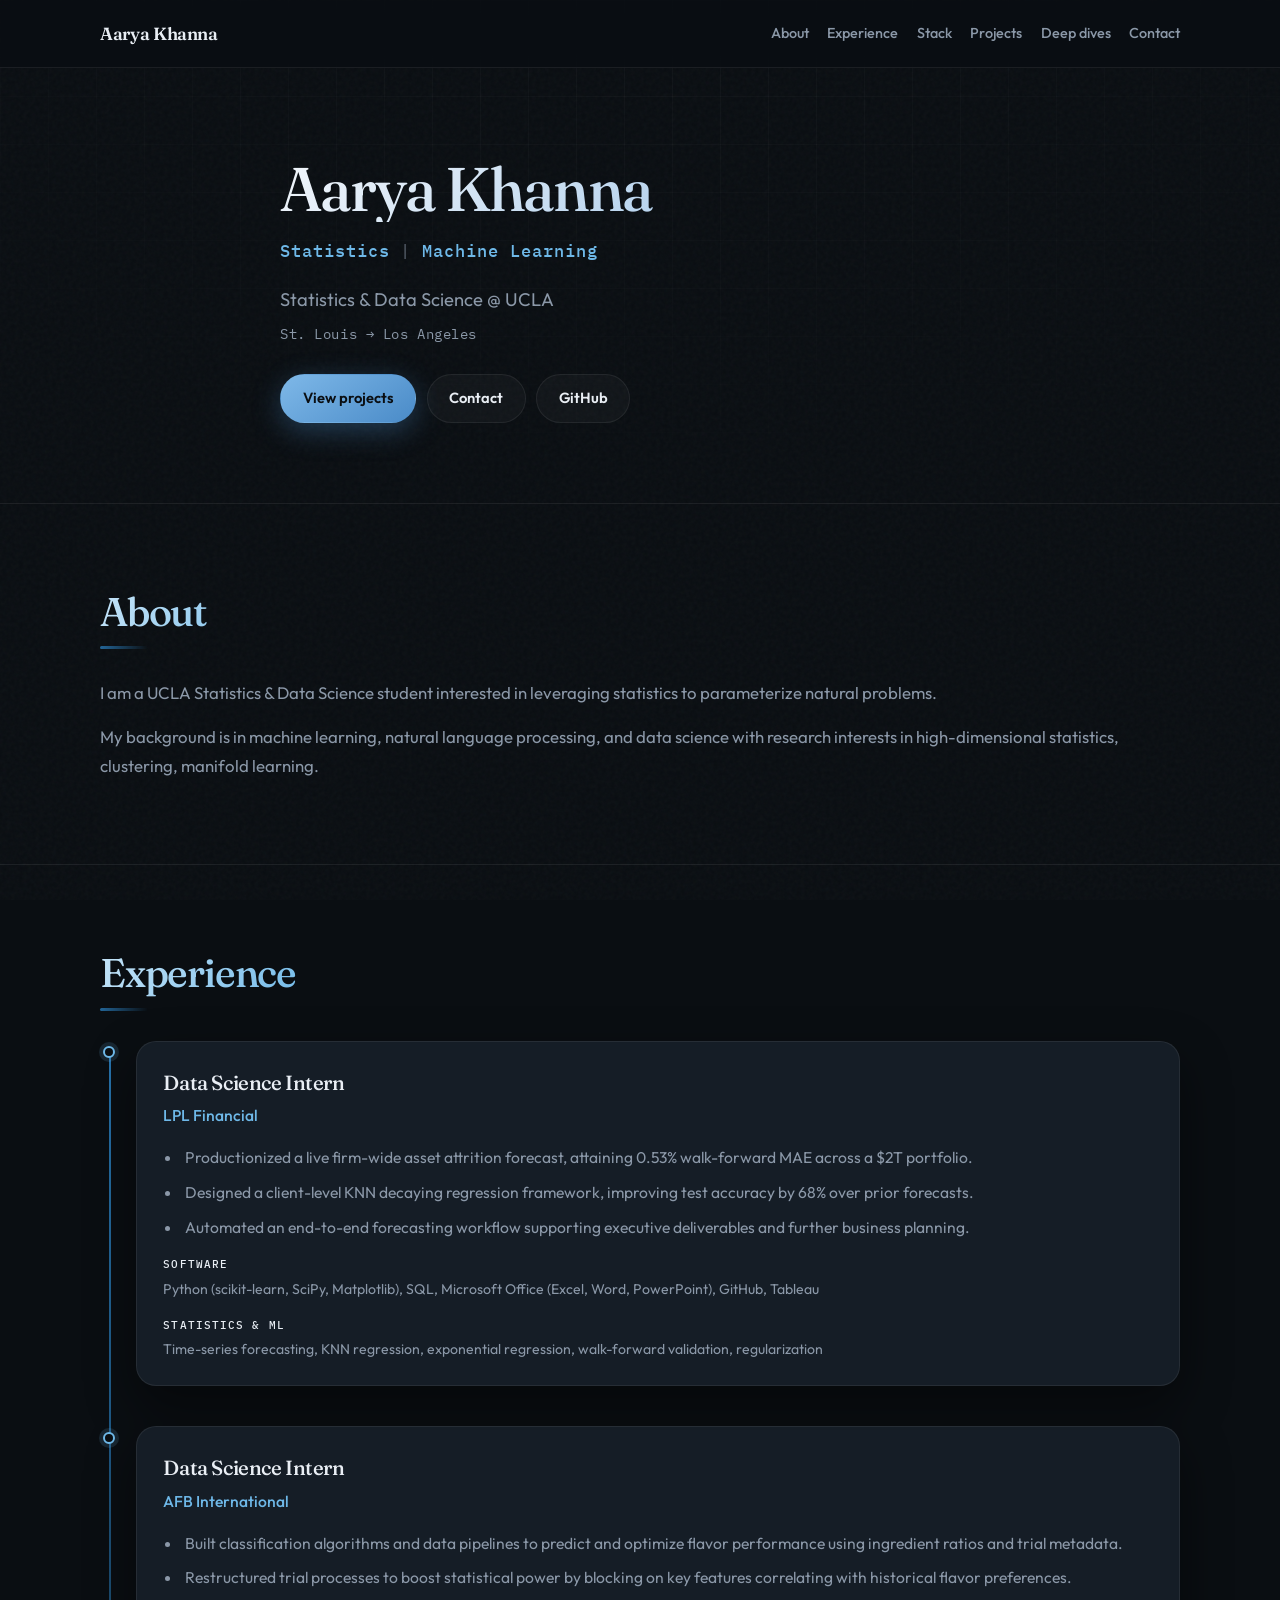
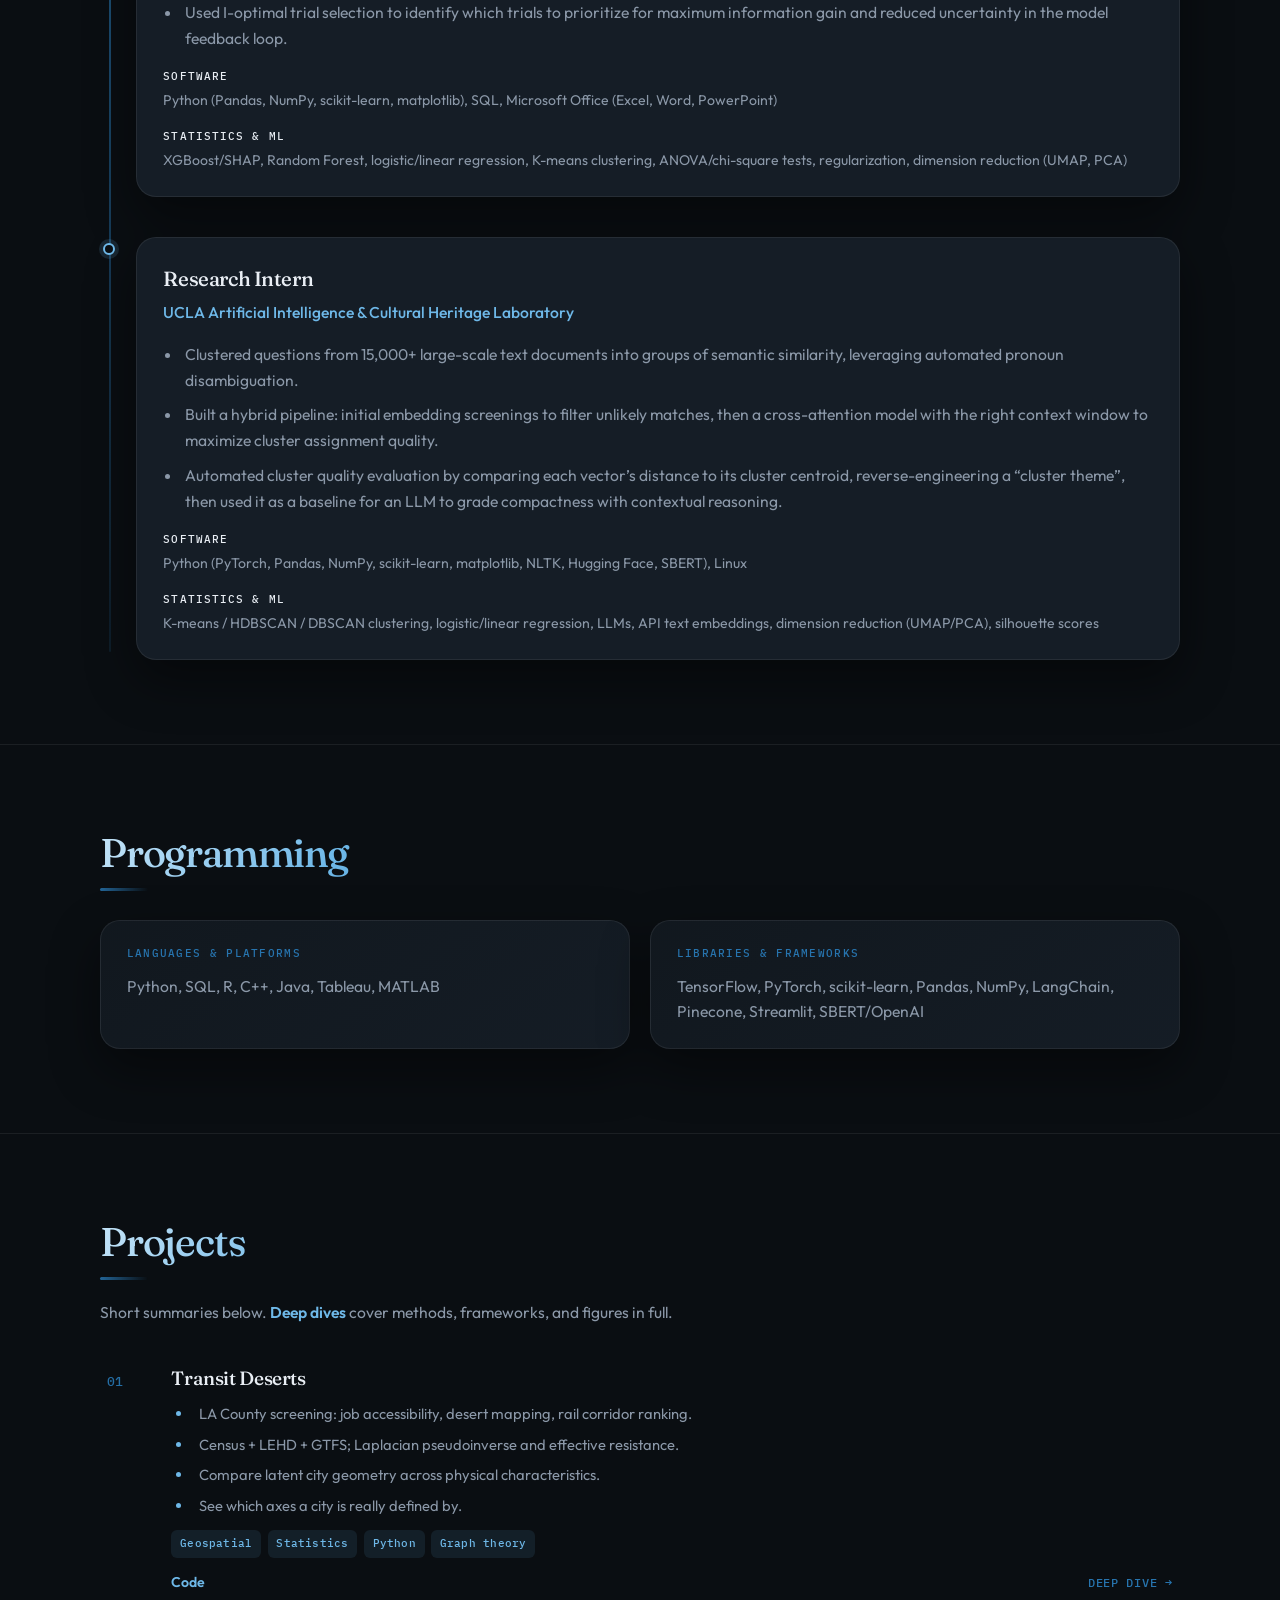
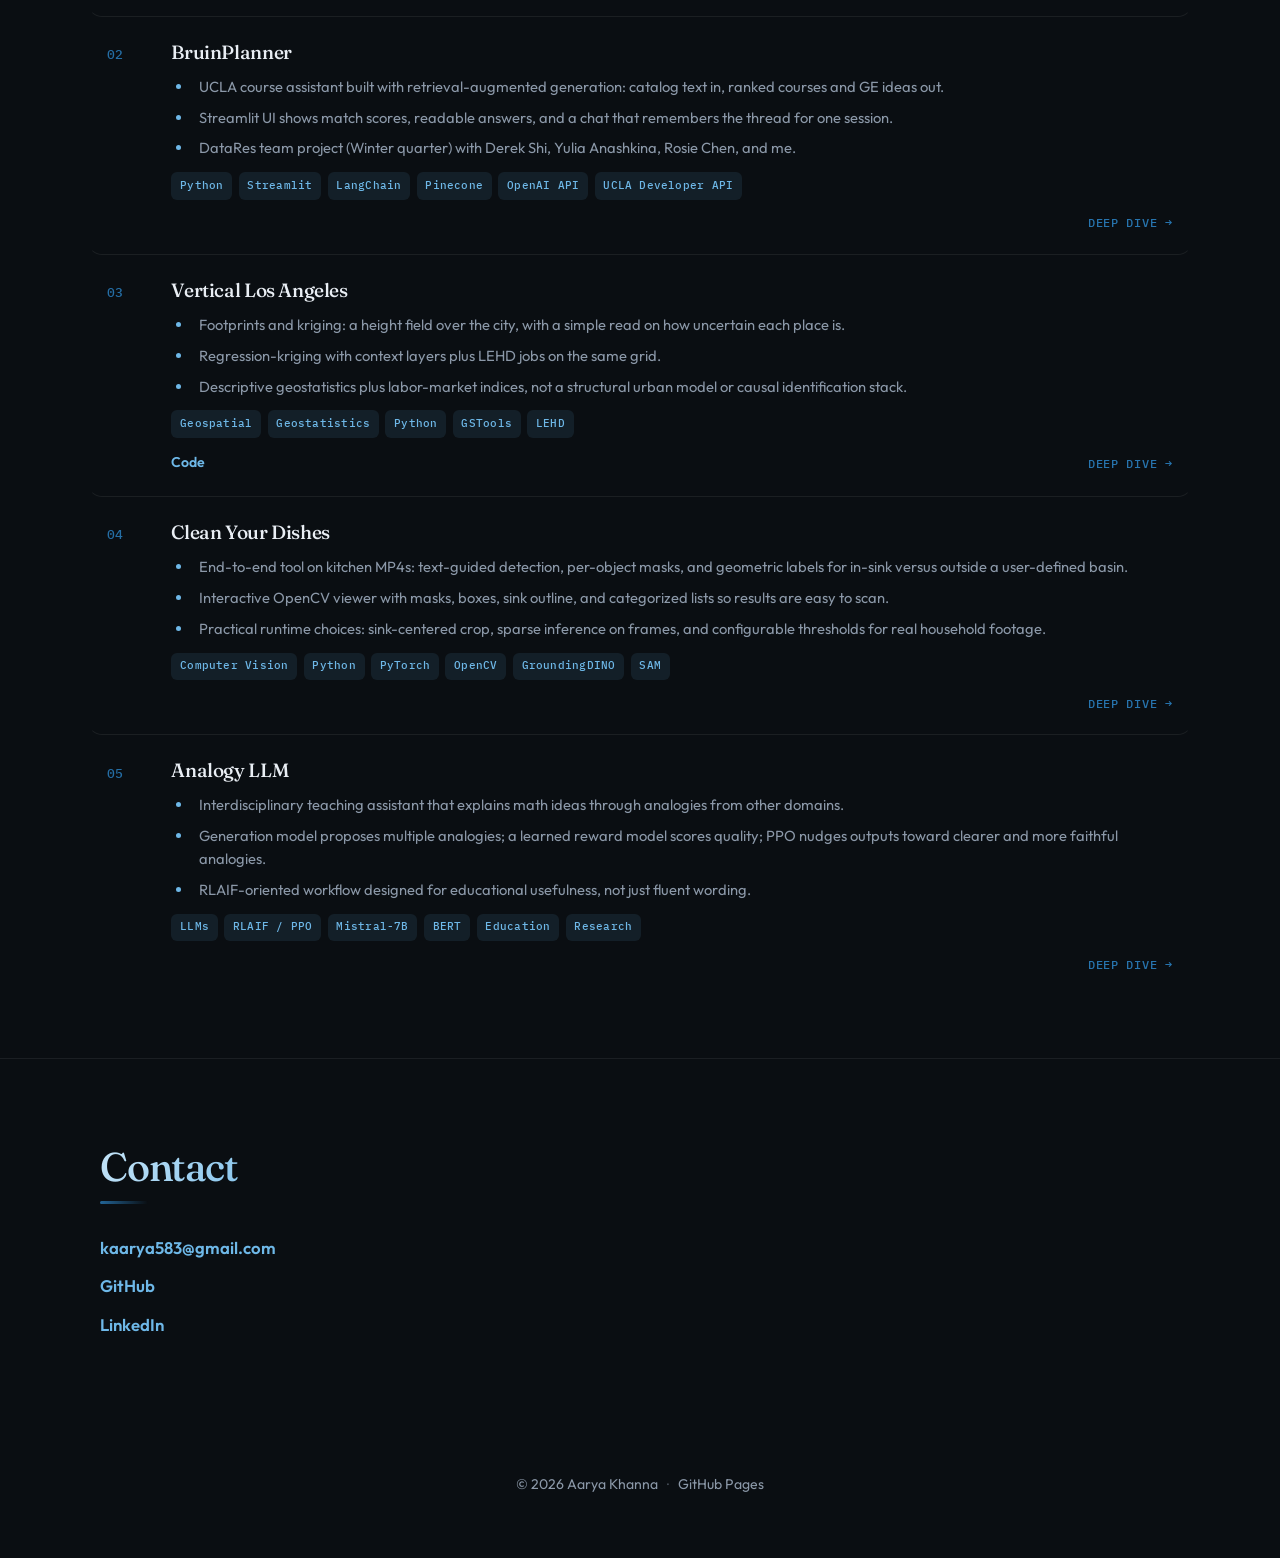
<file: index.html>
<!DOCTYPE html>
<html lang="en">
  <head>
    <meta charset="utf-8" />
    <meta name="viewport" content="width=device-width, initial-scale=1" />
    <meta
      name="description"
      content="Aarya Khanna — Statistics, machine learning, and data science. UCLA."
    />
    <title>Aarya Khanna — Portfolio</title>
    <link rel="preconnect" href="https://fonts.googleapis.com" />
    <link rel="preconnect" href="https://fonts.gstatic.com" crossorigin />
    <link
      href="https://fonts.googleapis.com/css2?family=Fraunces:ital,opsz,wght@0,9..144,400;0,9..144,500;0,9..144,600;1,9..144,400&family=Outfit:wght@300;400;500;600;700&family=IBM+Plex+Mono:ital,wght@0,400;0,500;1,400&display=swap"
      rel="stylesheet"
    />
    <link rel="stylesheet" href="./styles.css" />
  </head>
  <body>
    <p id="load-error" class="load-error wrap" hidden>
      Could not load <code>content.json</code>. Open this site over HTTP (e.g. GitHub Pages) or run a local server in the project folder.
    </p>

    <div class="bg-noise" aria-hidden="true"></div>
    <div class="bg-grid" aria-hidden="true"></div>

    <header class="site-header">
      <div class="wrap">
        <a href="#top" class="logo" id="site-name">Aarya Khanna</a>
        <nav class="nav" aria-label="Primary">
          <a href="#about">About</a>
          <a href="#experience">Experience</a>
          <a href="#programming">Stack</a>
          <a href="#projects">Projects</a>
          <a href="./projects.html">Deep dives</a>
          <a href="#contact">Contact</a>
        </nav>
      </div>
    </header>

    <main id="top">
      <section class="hero">
        <div class="wrap hero-inner">
          <h1 id="hero-name">Aarya Khanna</h1>
          <p class="tagline-pipes" id="tagline"></p>
          <p class="hero-subtitle" id="hero-subtitle"></p>
          <p class="hero-location" id="hero-location"></p>
          <div class="hero-cta">
            <a class="btn btn-primary" href="./projects.html">View projects</a>
            <a class="btn btn-ghost" href="#contact">Contact</a>
            <a
              class="btn btn-ghost btn-icon"
              id="hero-github"
              href="https://github.com/kaarya583"
              target="_blank"
              rel="noopener noreferrer"
              >GitHub</a
            >
          </div>
        </div>
      </section>

      <section id="about" aria-labelledby="about-heading">
        <div class="wrap section-inner">
          <h2 class="section-heading" id="about-heading">About</h2>
          <div class="about-text prose" id="about-body"></div>
        </div>
      </section>

      <section id="experience" aria-labelledby="experience-heading">
        <div class="wrap section-inner">
          <h2 class="section-heading" id="experience-heading">Experience</h2>
          <div class="timeline" id="experience-body"></div>
        </div>
      </section>

      <section id="programming" aria-labelledby="programming-heading">
        <div class="wrap section-inner">
          <h2 class="section-heading" id="programming-heading">Programming</h2>
          <div class="skill-panels" id="programming-body"></div>
        </div>
      </section>

      <section id="projects" aria-labelledby="projects-heading">
        <div class="wrap section-inner">
          <h2 class="section-heading" id="projects-heading">Projects</h2>
          <p class="section-intro">Short summaries below. <a href="./projects.html">Deep dives</a> cover methods, frameworks, and figures in full.</p>
          <div id="projects-grid"></div>
        </div>
      </section>

      <section id="contact" aria-labelledby="contact-heading">
        <div class="wrap section-inner">
          <h2 class="section-heading" id="contact-heading">Contact</h2>
          <div class="contact-block" id="contact-body"></div>
        </div>
      </section>
    </main>

    <footer class="site-footer">
      <div class="wrap">
        <p>
          © <span id="year"></span>
          <span id="footer-name">Aarya Khanna</span>
          <span class="footer-dot">·</span>
          <a href="https://pages.github.com/">GitHub Pages</a>
        </p>
      </div>
    </footer>

    <script>
      document.getElementById("year").textContent = new Date().getFullYear();
    </script>
    <script src="./app.js" defer></script>
  </body>
</html>
</file>
<file: styles.css>
/* Portfolio — content lives in content.json */

:root {
  --bg: #0a0e12;
  --bg-elevated: #121920;
  --bg-card: #151d26;
  --text: #e9eef4;
  --text-muted: #8b98a8;
  --accent: #6eb8e8;
  --accent-2: #2774ae;
  --accent-glow: rgba(110, 184, 232, 0.14);
  --accent-soft: rgba(110, 184, 232, 0.1);
  --border: rgba(255, 255, 255, 0.07);
  --border-strong: rgba(110, 184, 232, 0.22);
  --font-sans: "Outfit", system-ui, sans-serif;
  --font-display: "Fraunces", Georgia, "Times New Roman", serif;
  --font-mono: "IBM Plex Mono", ui-monospace, monospace;
  --radius: 14px;
  --radius-lg: 20px;
  --shadow: 0 20px 50px rgba(0, 0, 0, 0.45);
  --ease: cubic-bezier(0.22, 1, 0.36, 1);
}

*,
*::before,
*::after {
  box-sizing: border-box;
}

html {
  scroll-behavior: smooth;
}

@media (prefers-reduced-motion: reduce) {
  html {
    scroll-behavior: auto;
  }
}

body {
  margin: 0;
  min-height: 100vh;
  font-family: var(--font-sans);
  font-size: 1.0625rem;
  line-height: 1.65;
  color: var(--text);
  background: var(--bg);
  position: relative;
}

.bg-noise {
  position: fixed;
  inset: 0;
  pointer-events: none;
  z-index: 0;
  opacity: 0.035;
  background-image: url("data:image/svg+xml,%3Csvg viewBox='0 0 256 256' xmlns='http://www.w3.org/2000/svg'%3E%3Cfilter id='n'%3E%3CfeTurbulence type='fractalNoise' baseFrequency='0.85' numOctaves='4' stitchTiles='stitch'/%3E%3C/filter%3E%3Crect width='100%25' height='100%25' filter='url(%23n)'/%3E%3C/svg%3E");
}

.bg-grid {
  position: fixed;
  inset: 0;
  pointer-events: none;
  z-index: 0;
  background-image:
    linear-gradient(rgba(255, 255, 255, 0.03) 1px, transparent 1px),
    linear-gradient(90deg, rgba(255, 255, 255, 0.03) 1px, transparent 1px);
  background-size: 48px 48px;
  mask-image: radial-gradient(ellipse 80% 60% at 50% 0%, black, transparent);
}

a {
  color: var(--accent);
  text-decoration: none;
  transition: color 0.18s var(--ease);
}

a:hover {
  color: #9ed0f5;
}

a:focus-visible {
  outline: 2px solid var(--accent);
  outline-offset: 3px;
}

.wrap {
  width: min(1080px, 92vw);
  margin-inline: auto;
  position: relative;
  z-index: 1;
}

/* Header */
.site-header {
  position: sticky;
  top: 0;
  z-index: 20;
  padding: 1rem 0;
  background: rgba(10, 14, 18, 0.78);
  backdrop-filter: blur(16px) saturate(1.2);
  border-bottom: 1px solid var(--border);
}

.site-header .wrap {
  display: flex;
  align-items: center;
  justify-content: space-between;
  gap: 1rem;
}

.logo {
  font-family: var(--font-display);
  font-weight: 600;
  font-size: 1.1rem;
  letter-spacing: -0.02em;
  color: var(--text);
}

.nav {
  display: flex;
  gap: 0.35rem 1.15rem;
  flex-wrap: wrap;
  justify-content: flex-end;
}

.nav a {
  color: var(--text-muted);
  font-size: 0.9rem;
  font-weight: 500;
  padding: 0.35rem 0;
}

.nav a:hover {
  color: var(--text);
}

/* Hero */
.hero {
  padding: clamp(2.5rem, 10vw, 5.5rem) 0 clamp(3rem, 8vw, 5rem);
  position: relative;
  z-index: 1;
}

.hero-inner {
  max-width: 720px;
}

.hero h1 {
  font-family: var(--font-display);
  font-weight: 500;
  font-size: clamp(2.5rem, 7vw, 3.85rem);
  line-height: 1.08;
  letter-spacing: -0.03em;
  margin: 0 0 1rem;
  background: linear-gradient(135deg, #f2f6fb 0%, #b8d4ee 55%, #7eb8e8 100%);
  -webkit-background-clip: text;
  background-clip: text;
  color: transparent;
}

.tagline-pipes {
  font-family: var(--font-mono);
  font-size: clamp(0.95rem, 2vw, 1.05rem);
  font-weight: 500;
  letter-spacing: 0.06em;
  color: var(--accent);
  margin: 0 0 1.25rem;
  display: flex;
  flex-wrap: wrap;
  align-items: center;
  gap: 0.5rem 0.65rem;
}

.tagline-pipes .pipe-sep {
  color: var(--text-muted);
  font-weight: 400;
  opacity: 0.65;
}

.hero-subtitle {
  margin: 0 0 0.5rem;
  font-size: clamp(1rem, 2.2vw, 1.15rem);
  font-weight: 400;
  color: var(--text-muted);
  max-width: 52ch;
  line-height: 1.55;
}

.hero-location {
  margin: 0 0 1.75rem;
  font-family: var(--font-mono);
  font-size: 0.88rem;
  color: var(--text-muted);
  letter-spacing: 0.04em;
}

.hero-cta {
  display: flex;
  flex-wrap: wrap;
  gap: 0.65rem;
}

.btn {
  display: inline-flex;
  align-items: center;
  justify-content: center;
  padding: 0.7rem 1.35rem;
  border-radius: 999px;
  font-size: 0.92rem;
  font-weight: 600;
  border: 1px solid transparent;
  transition:
    transform 0.2s var(--ease),
    box-shadow 0.2s var(--ease),
    background 0.2s var(--ease);
}

@media (prefers-reduced-motion: reduce) {
  .btn {
    transition: background 0.2s var(--ease);
  }
}

.btn-primary {
  background: linear-gradient(145deg, #7eb8e8, #4a8bc8);
  color: #0a0e12;
  box-shadow: 0 8px 28px rgba(74, 139, 200, 0.35);
}

.btn-primary:hover {
  color: #0a0e12;
  transform: translateY(-1px);
  box-shadow: 0 12px 32px rgba(74, 139, 200, 0.45);
}

.btn-ghost {
  border-color: var(--border);
  color: var(--text);
  background: rgba(255, 255, 255, 0.03);
}

.btn-ghost:hover {
  background: var(--accent-glow);
  border-color: var(--border-strong);
  transform: translateY(-1px);
}

.btn-sm {
  padding: 0.45rem 1rem;
  font-size: 0.85rem;
}

@media (prefers-reduced-motion: reduce) {
  .btn-primary:hover,
  .btn-ghost:hover {
    transform: none;
  }
}

/* Sections */
.section-inner {
  position: relative;
  z-index: 1;
}

section {
  padding: clamp(3rem, 7vw, 5.25rem) 0;
}

section:not(:last-of-type) {
  border-bottom: 1px solid var(--border);
}

/* Single section title (replaces old label + white h2) */
.section-heading {
  font-family: var(--font-display);
  font-size: clamp(1.85rem, 4vw, 2.5rem);
  font-weight: 500;
  letter-spacing: -0.03em;
  line-height: 1.2;
  margin: 0 0 1.85rem;
  max-width: 20ch;
  background: linear-gradient(
    125deg,
    #c5e4f8 0%,
    #6eb8e8 45%,
    #2774ae 100%
  );
  -webkit-background-clip: text;
  background-clip: text;
  color: transparent;
  position: relative;
  padding-bottom: 0.85rem;
}

.section-heading::after {
  content: "";
  position: absolute;
  left: 0;
  bottom: 0;
  width: 3rem;
  height: 3px;
  border-radius: 2px;
  background: linear-gradient(90deg, var(--accent-2), transparent);
  opacity: 0.85;
}

.section-intro {
  margin: -0.6rem 0 1.75rem;
  font-size: 0.98rem;
  color: var(--text-muted);
  max-width: none;
  line-height: 1.55;
  white-space: nowrap;
}

@media (max-width: 720px) {
  .section-intro {
    white-space: normal;
  }
}

.section-intro a {
  font-weight: 600;
}

.prose p {
  margin: 0 0 1rem;
  color: var(--text-muted);
  max-width: 68ch;
  font-size: 1.05rem;
}

.about-text p {
  margin: 0 0 1rem;
  color: var(--text-muted);
  max-width: none;
  width: 100%;
  font-size: 1.05rem;
  line-height: 1.7;
}

.prose p:last-child,
.about-text p:last-child {
  margin-bottom: 0;
}

.muted {
  color: var(--text-muted);
}

/* Timeline / Experience */
.timeline {
  display: flex;
  flex-direction: column;
  gap: 0;
  position: relative;
  margin-top: 0.5rem;
}

.timeline::before {
  content: "";
  position: absolute;
  left: 0.55rem;
  top: 0.5rem;
  bottom: 0.5rem;
  width: 2px;
  background: linear-gradient(
    180deg,
    var(--accent-2),
    rgba(39, 116, 174, 0.15)
  );
  border-radius: 2px;
}

.timeline-card {
  position: relative;
  padding-left: 2.25rem;
  padding-bottom: 2.5rem;
}

.timeline-card:last-child {
  padding-bottom: 0;
}

.timeline-dot {
  position: absolute;
  left: 0.2rem;
  top: 0.35rem;
  width: 12px;
  height: 12px;
  border-radius: 50%;
  background: var(--bg);
  border: 2px solid var(--accent);
  box-shadow: 0 0 0 4px var(--accent-glow);
}

.timeline-body {
  background: var(--bg-card);
  border: 1px solid var(--border);
  border-radius: var(--radius-lg);
  padding: 1.5rem 1.65rem;
  box-shadow: var(--shadow);
  transition: border-color 0.25s var(--ease);
}

.timeline-body:hover {
  border-color: var(--border-strong);
}

.timeline-head h3 {
  font-family: var(--font-display);
  font-size: 1.28rem;
  font-weight: 500;
  margin: 0 0 0.25rem;
  letter-spacing: -0.02em;
}

.timeline-head .org {
  margin: 0 0 1rem;
  font-size: 0.98rem;
  font-weight: 500;
  color: var(--accent);
}

.exp-highlights {
  margin: 0;
  padding-left: 1.15rem;
  color: var(--text-muted);
  font-size: 0.98rem;
}

.exp-highlights li {
  margin-bottom: 0.55rem;
  padding-left: 0.2rem;
}

.exp-highlights li:last-child {
  margin-bottom: 0;
}

.exp-meta {
  margin: 1rem 0 0;
  font-size: 0.88rem;
  line-height: 1.55;
  color: var(--text-muted);
}

.exp-meta-label {
  display: block;
  font-family: var(--font-mono);
  font-size: 0.68rem;
  font-weight: 500;
  letter-spacing: 0.1em;
  text-transform: uppercase;
  color: var(--text);
  margin-bottom: 0.35rem;
}

/* Programming panels */
.skill-panels {
  display: grid;
  grid-template-columns: repeat(auto-fit, minmax(min(100%, 300px), 1fr));
  gap: 1.25rem;
}

.skill-panel {
  background: linear-gradient(
    145deg,
    rgba(18, 25, 32, 0.95),
    rgba(21, 29, 38, 0.98)
  );
  border: 1px solid var(--border);
  border-radius: var(--radius-lg);
  padding: 1.5rem 1.6rem;
  box-shadow: var(--shadow);
  transition: border-color 0.25s var(--ease), transform 0.25s var(--ease);
}

.skill-panel:hover {
  border-color: var(--border-strong);
  transform: translateY(-2px);
}

@media (prefers-reduced-motion: reduce) {
  .skill-panel:hover {
    transform: none;
  }
}

.skill-panel-title {
  font-family: var(--font-mono);
  font-size: 0.68rem;
  font-weight: 500;
  letter-spacing: 0.12em;
  text-transform: uppercase;
  color: var(--accent-2);
  margin: 0 0 0.65rem;
}

.skill-panel-text {
  margin: 0;
  font-size: 0.98rem;
  color: var(--text-muted);
  line-height: 1.6;
}

/* Projects — full-width list */
.projects-list {
  list-style: none;
  margin: 0;
  padding: 0;
}

.project-list-item {
  display: grid;
  grid-template-columns: 2.75rem 1fr;
  gap: 1rem 1.25rem;
  align-items: start;
  padding: 1.35rem 1.15rem;
  margin: 0 -0.75rem;
  border-radius: var(--radius);
  border: 1px solid transparent;
  border-bottom: 1px solid var(--border);
  transition:
    background 0.2s var(--ease),
    border-color 0.2s var(--ease),
    box-shadow 0.2s var(--ease);
}

.project-list-item:first-child {
  padding-top: 0.85rem;
}

.project-list-item:last-child {
  border-bottom: none;
  padding-bottom: 0;
}

.project-list-item:hover {
  background: rgba(18, 25, 32, 0.65);
  border-color: var(--border);
  box-shadow: 0 12px 40px rgba(0, 0, 0, 0.35);
}

.project-list-item:hover .project-list-num {
  color: var(--accent);
}

.project-list-num {
  font-family: var(--font-mono);
  font-size: 0.8rem;
  font-weight: 500;
  color: var(--accent-2);
  line-height: 1.5;
  padding-top: 0.35rem;
  opacity: 0.95;
}

.project-list-body {
  min-width: 0;
}

.project-list-title {
  font-family: var(--font-display);
  font-size: 1.2rem;
  font-weight: 500;
  margin: 0 0 0.65rem;
  letter-spacing: -0.02em;
  line-height: 1.35;
  color: var(--text);
}

.project-list-title-link {
  color: inherit;
  text-decoration: none;
  background-image: linear-gradient(
    90deg,
    rgba(110, 184, 232, 0.35),
    rgba(39, 116, 174, 0.45)
  );
  background-size: 0% 2px;
  background-repeat: no-repeat;
  background-position: 0 100%;
  transition: background-size 0.25s var(--ease), color 0.2s ease;
}

.project-list-title-link:hover {
  color: var(--accent);
  background-size: 100% 2px;
}

.project-list-body .desc {
  margin: 0;
  font-size: 0.94rem;
  color: var(--text-muted);
  line-height: 1.6;
}

.project-list-tech {
  margin-top: 0.75rem;
}

.project-list-actions {
  display: flex;
  flex-wrap: wrap;
  align-items: center;
  gap: 0.75rem 1.25rem;
  margin-top: 0.85rem;
}

.project-list-actions .project-links {
  padding-top: 0;
}

.project-read-more {
  font-family: var(--font-mono);
  font-size: 0.72rem;
  font-weight: 500;
  letter-spacing: 0.06em;
  text-transform: uppercase;
  color: var(--accent-2);
  margin-left: auto;
}

.project-read-more:hover {
  color: var(--accent);
}

@media (max-width: 520px) {
  .project-list-item {
    grid-template-columns: 1fr;
    gap: 0.35rem;
    margin: 0;
    padding-left: 0.85rem;
    padding-right: 0.85rem;
  }

  .project-list-num {
    padding-top: 0;
    margin-bottom: -0.15rem;
  }

  .project-read-more {
    margin-left: 0;
  }
}

.project-bullets {
  flex: 0 1 auto;
  margin: 0;
  padding: 0 0 0 1.35rem;
  list-style: disc;
  list-style-position: outside;
}

.project-bullets li {
  font-size: 0.92rem;
  line-height: 1.55;
  color: var(--text-muted);
  margin-bottom: 0.5rem;
  padding-left: 0.35rem;
}

.project-bullets li::marker {
  color: var(--accent);
}

.project-bullets li:last-child {
  margin-bottom: 0;
}

.tech {
  display: flex;
  flex-wrap: wrap;
  gap: 0.4rem;
}

.tech span {
  font-family: var(--font-mono);
  font-size: 0.68rem;
  font-weight: 500;
  padding: 0.3rem 0.55rem;
  border-radius: 6px;
  background: var(--accent-soft);
  color: var(--accent);
  letter-spacing: 0.02em;
}

.project-links {
  display: flex;
  flex-wrap: wrap;
  gap: 1rem;
  padding-top: 0.15rem;
}

.project-links a {
  font-size: 0.88rem;
  font-weight: 600;
}

/* Contact */
.contact-block {
  max-width: 40ch;
}

.contact-list {
  list-style: none;
  margin: 0;
  padding: 0;
  display: flex;
  flex-direction: column;
  gap: 0.65rem;
}

.contact-list a {
  font-size: 1.05rem;
  font-weight: 600;
}

/* Footer */
.site-footer {
  padding: 2.25rem 0 3rem;
  text-align: center;
  color: var(--text-muted);
  font-size: 0.88rem;
  position: relative;
  z-index: 1;
}

.footer-dot {
  margin: 0 0.35rem;
  opacity: 0.5;
}

.site-footer a {
  color: var(--text-muted);
}

.site-footer a:hover {
  color: var(--accent);
}

.load-error {
  padding: 2rem;
  text-align: center;
  color: #f0a8a8;
  max-width: 40rem;
  margin: 2rem auto;
  position: relative;
  z-index: 5;
}

/* —— Project deep-dive page (projects.html) —— */
.project-page-main {
  position: relative;
  z-index: 1;
  padding-bottom: 3rem;
}

.project-page-hero {
  padding: clamp(2rem, 6vw, 3.5rem) 0 1.5rem;
}

.project-page-kicker {
  font-family: var(--font-mono);
  font-size: 0.72rem;
  font-weight: 500;
  letter-spacing: 0.18em;
  text-transform: uppercase;
  color: var(--accent-2);
  margin: 0 0 0.65rem;
}

.project-page-title {
  font-family: var(--font-display);
  font-size: clamp(2rem, 4.5vw, 2.75rem);
  font-weight: 500;
  letter-spacing: -0.03em;
  margin: 0 0 0.75rem;
  background: linear-gradient(135deg, #f2f6fb 0%, #7eb8e8 100%);
  -webkit-background-clip: text;
  background-clip: text;
  color: transparent;
}

.project-page-lead {
  margin: 0 0 1rem;
  max-width: 62ch;
  color: var(--text-muted);
  font-size: 1.02rem;
  line-height: 1.6;
}

.project-page-lead code {
  font-size: 0.88em;
  color: var(--accent);
}

.project-page-back {
  margin: 0;
  font-size: 0.95rem;
}

.project-toc {
  margin-bottom: 2.5rem;
  padding: 1.25rem 1.35rem;
  border-radius: var(--radius-lg);
  border: 1px solid var(--border);
  background: rgba(18, 25, 32, 0.5);
}

.project-toc-label {
  font-family: var(--font-mono);
  font-size: 0.68rem;
  font-weight: 500;
  letter-spacing: 0.14em;
  text-transform: uppercase;
  color: var(--accent-2);
  margin: 0 0 0.65rem;
}

.project-toc-list {
  list-style: none;
  margin: 0;
  padding: 0;
  display: flex;
  flex-wrap: wrap;
  gap: 0.5rem 1.25rem;
}

.project-toc-list a {
  font-size: 0.95rem;
  font-weight: 500;
  color: var(--text-muted);
}

.project-toc-list a:hover {
  color: var(--accent);
}

.project-deep-wrap {
  display: flex;
  flex-direction: column;
  gap: 3rem;
}

.project-deep {
  scroll-margin-top: 5rem;
  padding-bottom: 2.5rem;
  border-bottom: 1px solid var(--border);
}

.project-deep:last-child {
  border-bottom: none;
  padding-bottom: 0;
}

.project-deep-head {
  display: flex;
  align-items: baseline;
  gap: 1rem;
  margin-bottom: 1.25rem;
  flex-wrap: wrap;
}

.project-deep-num {
  font-family: var(--font-mono);
  font-size: 0.85rem;
  font-weight: 500;
  color: var(--accent-2);
}

.project-deep-title {
  font-family: var(--font-display);
  font-size: clamp(1.5rem, 3vw, 1.85rem);
  font-weight: 500;
  margin: 0;
  letter-spacing: -0.02em;
  color: var(--text);
  flex: 1;
  min-width: min(100%, 16rem);
}

.project-deep-prose p {
  margin: 0 0 0.85rem;
  color: var(--text-muted);
  font-size: 1.02rem;
  line-height: 1.7;
  max-width: none;
}

.project-deep-prose p:last-child {
  margin-bottom: 0;
}

.project-deep-intro {
  margin-bottom: 0.5rem;
}

.project-deep-lead {
  margin: 0 0 1rem;
  color: var(--text-muted);
  font-size: 1.05rem;
  line-height: 1.72;
  max-width: none;
}

.project-deep-lead:last-child {
  margin-bottom: 0;
}

.project-repo-callout {
  margin: 0 0 1.5rem;
  padding: 0.65rem 1rem;
  border-radius: var(--radius);
  border: 1px solid var(--border);
  background: rgba(39, 116, 174, 0.08);
  font-size: 0.95rem;
}

.project-repo-callout a {
  font-weight: 600;
  color: var(--accent);
}

.project-deep-text-rich,
.project-rich-li {
  line-height: 1.75;
}

.katex-inline-span {
  display: inline-block;
  margin: 0 0.12em;
  vertical-align: middle;
}

.katex-inline-span .katex {
  font-size: 1.05em;
}

.project-rich-li .katex-inline-span .katex {
  font-size: 1em;
}

.project-deep-block {
  margin-top: 1.75rem;
}

.project-deep-h {
  font-family: var(--font-mono);
  font-size: 0.7rem;
  font-weight: 500;
  letter-spacing: 0.12em;
  text-transform: uppercase;
  color: var(--accent-2);
  margin: 0 0 0.65rem;
}

.project-deep-text {
  margin: 0;
  color: var(--text-muted);
  line-height: 1.65;
  max-width: none;
  font-size: 0.98rem;
}

.project-text-example {
  margin-top: 1rem;
}

.project-text-example:first-of-type {
  margin-top: 0.65rem;
}

.project-example-title {
  margin: 0 0 0.4rem;
  font-size: 0.8rem;
  letter-spacing: 0.04em;
  text-transform: uppercase;
  color: var(--accent-2);
  font-family: var(--font-mono);
}

.project-text-output {
  margin: 0;
  padding: 0.9rem 1rem;
  font-family: var(--font-mono), ui-monospace, monospace;
  font-size: 0.8rem;
  line-height: 1.5;
  white-space: pre-wrap;
  word-break: break-word;
  color: var(--text);
  background: rgba(12, 18, 24, 0.55);
  border: 1px solid rgba(255, 255, 255, 0.08);
  border-radius: 6px;
  overflow-x: auto;
}

.project-framework-list {
  margin: 0;
  padding-left: 1.2rem;
  color: var(--text-muted);
  line-height: 1.65;
}

.project-framework-list li {
  margin-bottom: 0.35rem;
}

.project-framework-list li::marker {
  color: var(--accent);
}

.project-visuals {
  display: grid;
  gap: 1.25rem;
  margin-top: 1.5rem;
}

.project-section-figures {
  margin-top: 0.25rem;
}

/* Side-by-side figures (e.g. compare two maps) */
.project-section-figures.project-section-figures-two {
  display: grid;
  grid-template-columns: 1fr 1fr;
  gap: 1rem 1.25rem;
  align-items: start;
}

@media (max-width: 900px) {
  .project-section-figures.project-section-figures-two {
    grid-template-columns: 1fr;
  }
}

.project-figure-intext {
  margin: 0;
}

.project-figure-intext img {
  max-height: 70vh;
  object-fit: contain;
  background: transparent;
}

.project-deep-section.has-figures {
  display: grid;
  grid-template-columns: minmax(0, 1.25fr) minmax(320px, 0.95fr);
  gap: 1.2rem 2rem;
  align-items: start;
}

.project-deep-section.has-figures .project-section-main {
  min-width: 0;
}

.project-figure {
  margin: 0;
  border-radius: 0;
  overflow: visible;
  border: none;
  background: transparent;
}

.project-figure-img {
  display: block;
  width: 100%;
  height: auto;
  vertical-align: middle;
}

.project-figure figcaption {
  padding: 0.45rem 0 0;
  font-size: 0.88rem;
  color: var(--text-muted);
  line-height: 1.45;
  border-top: none;
}

.project-figure-placeholder .project-figure-inner {
  min-height: 200px;
  background:
    linear-gradient(145deg, rgba(39, 116, 174, 0.08), rgba(18, 25, 32, 0.9)),
    repeating-linear-gradient(
      -12deg,
      transparent,
      transparent 12px,
      rgba(255, 255, 255, 0.03) 12px,
      rgba(255, 255, 255, 0.03) 13px
    );
}

.project-deep-links {
  display: flex;
  flex-wrap: wrap;
  gap: 0.65rem;
  margin-top: 1.75rem;
}

.project-deep-fallback {
  margin: 0.5rem 0 0;
  font-size: 0.92rem;
}

.project-deep-fallback code {
  font-size: 0.85em;
  color: var(--accent);
}

.project-deep-section-h {
  font-size: 1.05rem;
  letter-spacing: 0.06em;
  margin-top: 0.15rem;
}

.katex-display-wrap {
  margin: 1rem 0 1.15rem;
  padding: 0.5rem 0;
  overflow-x: auto;
  text-align: center;
}

.katex-display-wrap .katex {
  font-size: 1.05rem;
}

.katex-inline-line {
  margin: 0.65rem 0;
}

.katex-inline-wrap .katex {
  font-size: 1em;
}

@media (max-width: 640px) {
  .timeline::before {
    left: 0.45rem;
  }

  .timeline-dot {
    left: 0.1rem;
  }

  .timeline-card {
    padding-left: 1.85rem;
  }
}

@media (max-width: 900px) {
  .project-deep-section.has-figures {
    grid-template-columns: 1fr;
    gap: 0.9rem;
  }

  .project-section-figures {
    margin-top: 0.2rem;
  }
}


/* Large bottom table treatment */
.project-deep-section.figure-large.has-figures {
  grid-template-columns: 1fr;
  gap: 0.7rem;
}

.project-deep-section.figure-large .project-section-main {
  max-width: none;
}

.project-deep-section.figure-large .project-figure-intext {
  width: 100%;
}

.project-deep-section.figure-large .project-figure-intext img {
  width: 100%;
  max-height: none;
}

.project-deep-section.section-top-corridor-outputs .project-figure figcaption {
  font-size: 0.95rem;
}
</file>
